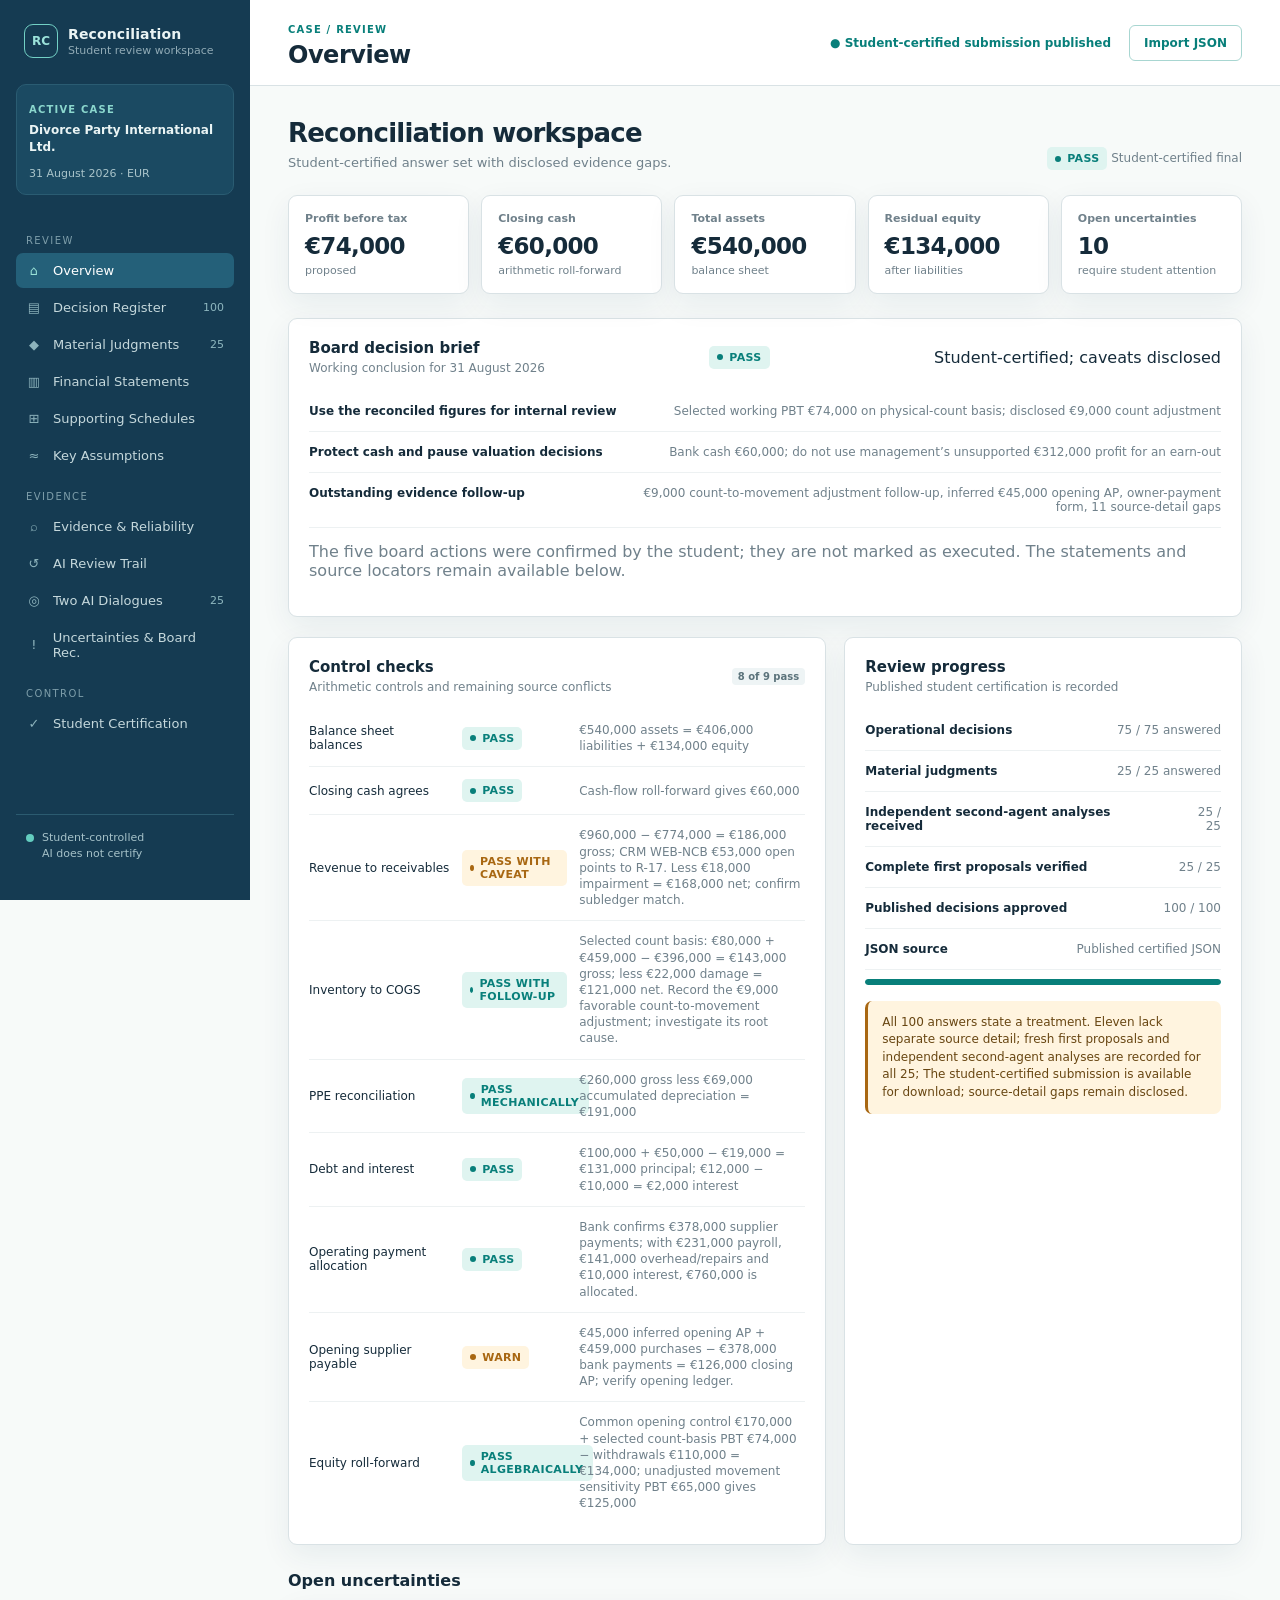
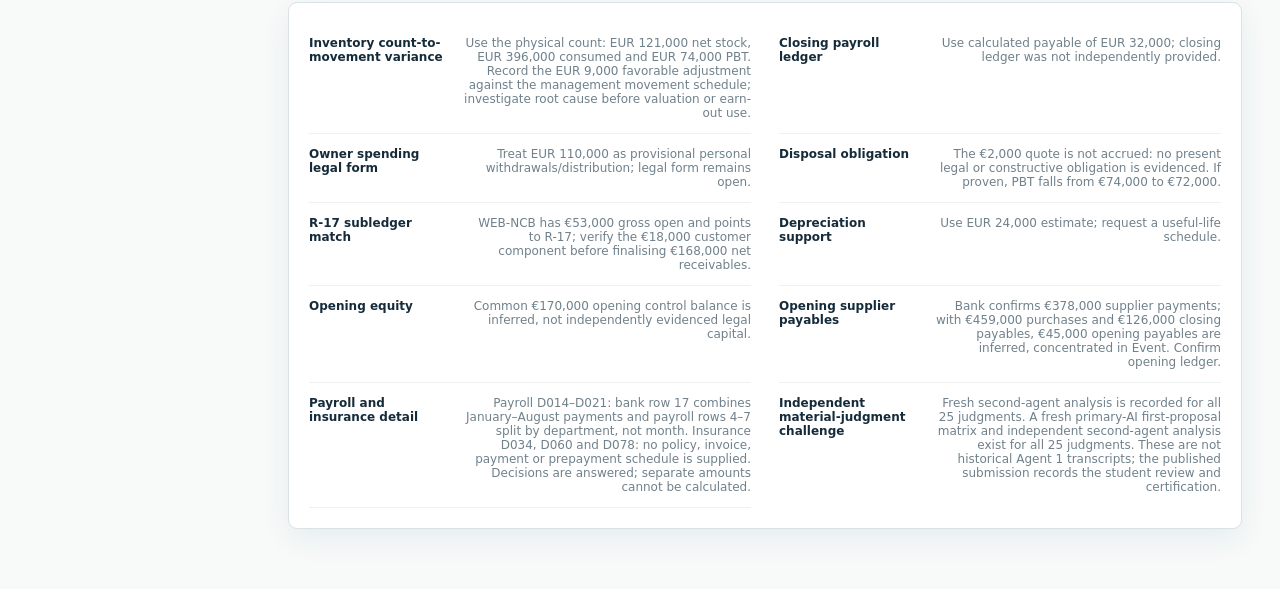
<file: index.html>
<!doctype html>
<html lang="en">
<head>
  <meta charset="UTF-8" />
  <meta name="viewport" content="width=device-width, initial-scale=1.0" />
  <title>Reconciliation Review | Student workspace</title>
  <meta name="description" content="Student-controlled financial crime scene reconciliation review workspace." />
  <link rel="stylesheet" href="styles.css" />
</head>
<body>
  <div class="app-shell">
    <aside class="sidebar">
      <div class="brand"><div class="brand-mark">RC</div><div><strong>Reconciliation</strong><span>Student review workspace</span></div></div>
      <div class="case-pill"><span class="eyebrow">ACTIVE CASE</span><strong>Divorce Party International Ltd.</strong><span>31 August 2026 · EUR</span></div>
      <nav id="nav" aria-label="Primary navigation">
        <div class="nav-section">Review</div>
        <button class="nav-item active" data-page="overview"><span>⌂</span>Overview</button>
        <button class="nav-item" data-page="decisions"><span>▤</span>Decision Register <em>100</em></button>
        <button class="nav-item" data-page="judgments"><span>◆</span>Material Judgments <em>25</em></button>
        <button class="nav-item" data-page="statements"><span>▥</span>Financial Statements</button>
        <button class="nav-item" data-page="schedules"><span>⊞</span>Supporting Schedules</button>
        <button class="nav-item" data-page="assumptions"><span>≈</span>Key Assumptions</button>
        <div class="nav-section">Evidence</div>
        <button class="nav-item" data-page="evidence"><span>⌕</span>Evidence & Reliability</button>
        <button class="nav-item" data-page="trail"><span>↺</span>AI Review Trail</button>
        <button class="nav-item" data-page="dialogues"><span>◎</span>Two AI Dialogues <em>25</em></button>
        <button class="nav-item" data-page="uncertainties"><span>!</span>Uncertainties & Board Rec.</button>
        <div class="nav-section">Control</div>
        <button class="nav-item" data-page="certification"><span>✓</span>Student Certification</button>
      </nav>
      <div class="sidebar-footer"><div class="security-dot"></div><span>Student-controlled<br/>AI does not certify</span></div>
    </aside>
    <main class="main-content">
      <header class="topbar"><div><span class="breadcrumb">CASE / REVIEW</span><h1 id="page-title">Overview</h1></div><div class="top-actions"><span id="source-status" class="save-state">● Workbook preview only</span><button class="button ghost" data-page="import">Import JSON</button></div></header>
      <div id="app" class="page-content"></div>
    </main>
  </div>
  <div id="toast" class="toast" role="status"></div>
  <input id="json-file" type="file" accept="application/json,.json" hidden />
  <script src="app.js"></script>
</body>
</html>
</file>
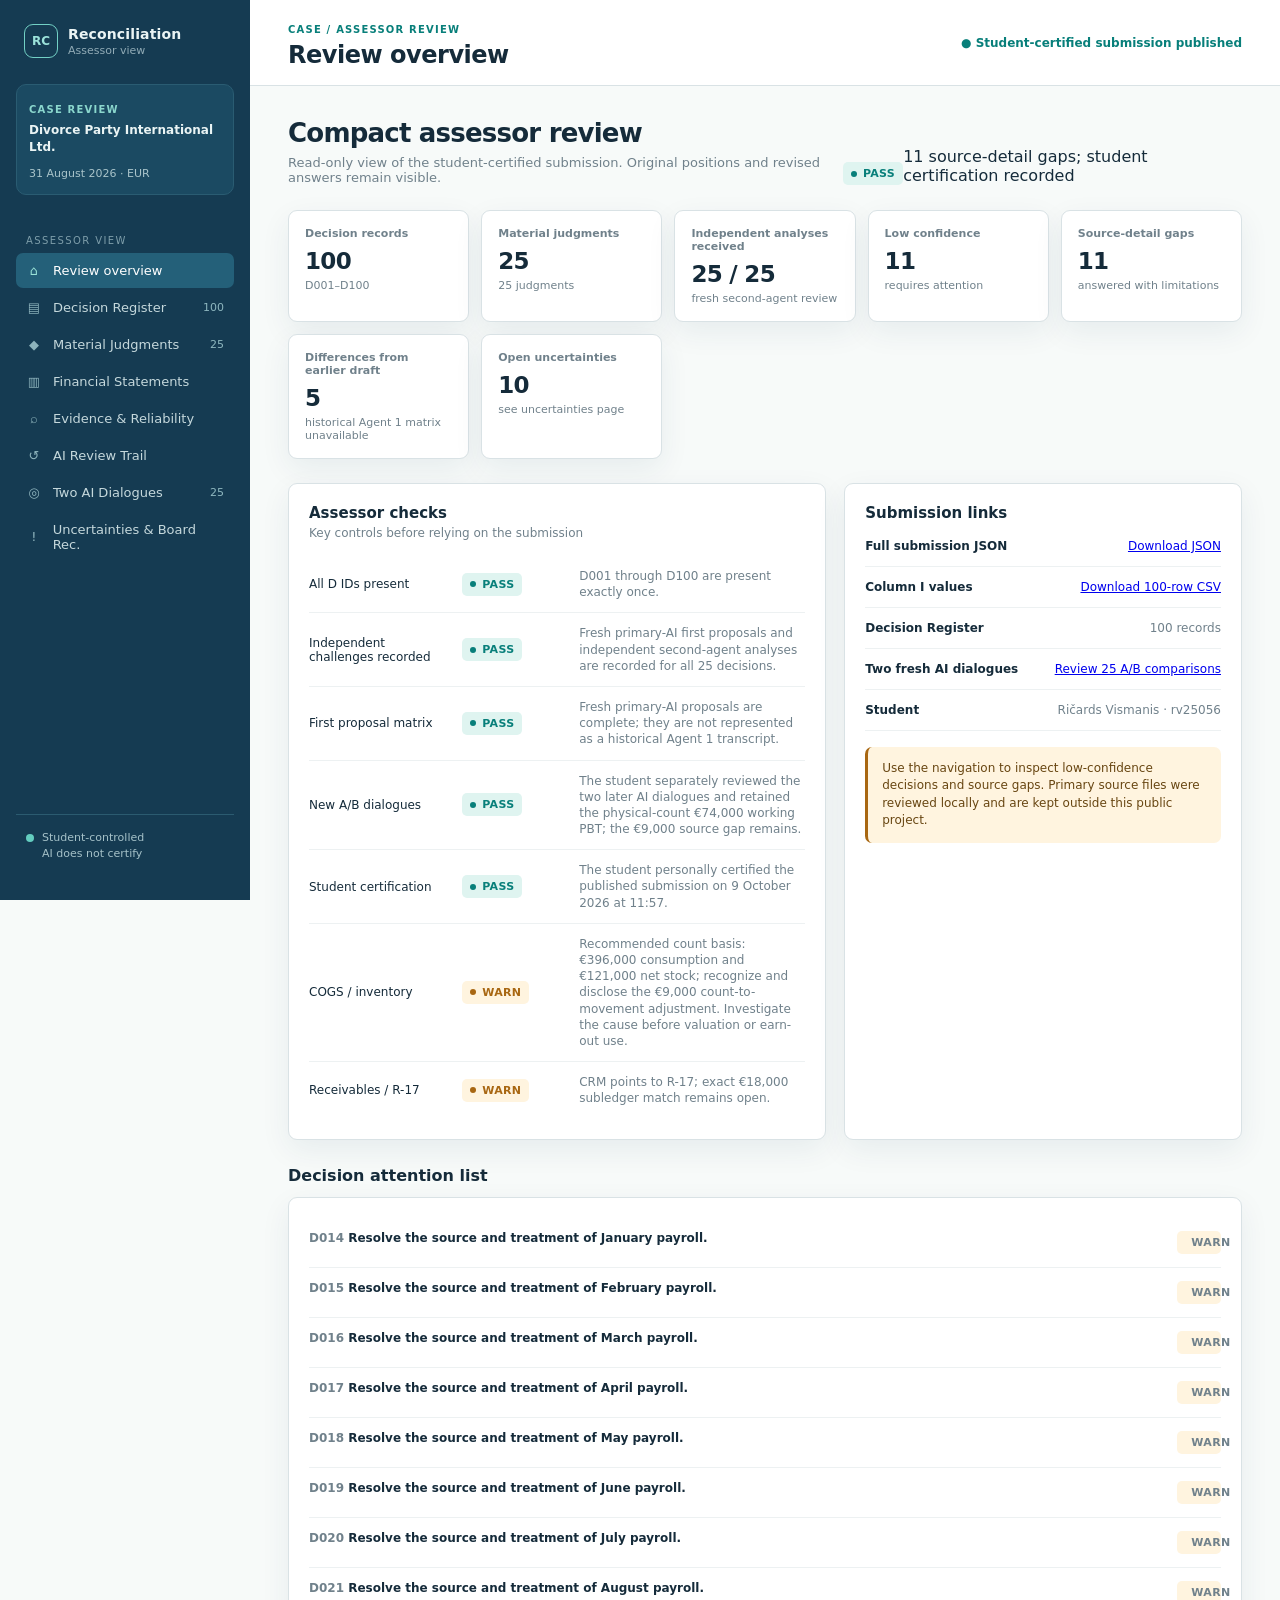
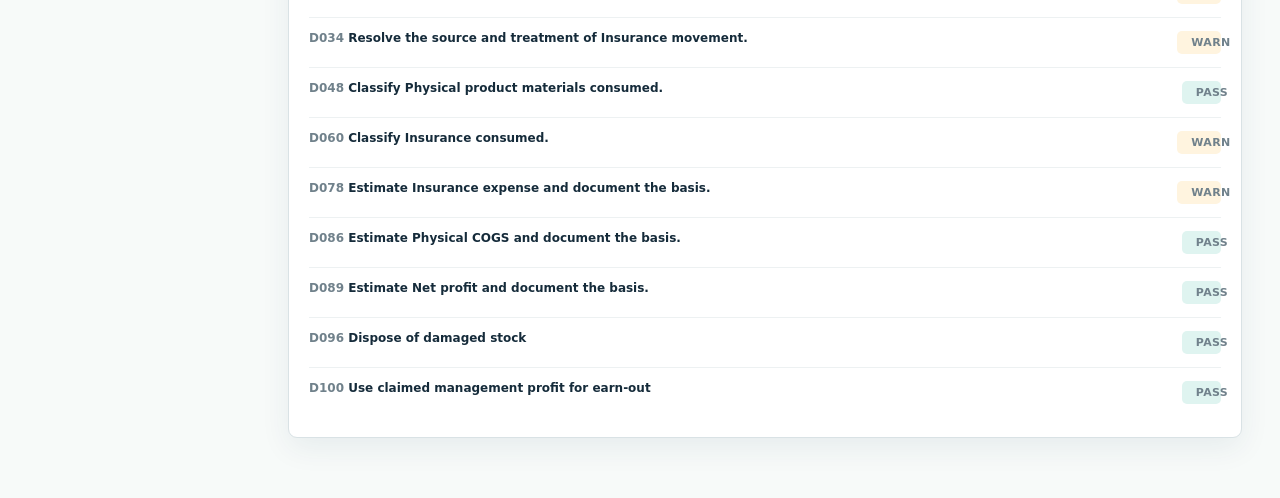
<file: review/index.html>
<!doctype html>
<html lang="en">
<head>
  <meta charset="UTF-8" />
  <meta name="viewport" content="width=device-width, initial-scale=1.0" />
  <title>Assessor Review | Reconciliation Review</title>
  <link rel="stylesheet" href="../styles.css" />
</head>
<body>
  <div class="app-shell">
    <aside class="sidebar">
      <div class="brand"><div class="brand-mark">RC</div><div><strong>Reconciliation</strong><span>Assessor view</span></div></div>
      <div class="case-pill"><span class="eyebrow">CASE REVIEW</span><strong>Divorce Party International Ltd.</strong><span>31 August 2026 · EUR</span></div>
      <nav id="nav" aria-label="Primary navigation">
        <div class="nav-section">Assessor view</div>
        <button class="nav-item active" data-page="overview"><span>⌂</span>Review overview</button>
        <button class="nav-item" data-page="decisions"><span>▤</span>Decision Register <em>100</em></button>
        <button class="nav-item" data-page="judgments"><span>◆</span>Material Judgments <em>25</em></button>
        <button class="nav-item" data-page="statements"><span>▥</span>Financial Statements</button>
        <button class="nav-item" data-page="evidence"><span>⌕</span>Evidence & Reliability</button>
        <button class="nav-item" data-page="trail"><span>↺</span>AI Review Trail</button>
        <button class="nav-item" data-page="dialogues"><span>◎</span>Two AI Dialogues <em>25</em></button>
        <button class="nav-item" data-page="uncertainties"><span>!</span>Uncertainties & Board Rec.</button>
      </nav>
      <div class="sidebar-footer"><div class="security-dot"></div><span>Student-controlled<br/>AI does not certify</span></div>
    </aside>
    <main class="main-content">
      <header class="topbar"><div><span class="breadcrumb">CASE / ASSESSOR REVIEW</span><h1 id="page-title">Review overview</h1></div><div class="top-actions"><span id="source-status" class="save-state">● Submission data</span></div></header>
      <div id="app" class="page-content"></div>
    </main>
  </div>
  <div id="toast" class="toast" role="status"></div>
  <input id="json-file" type="file" accept="application/json,.json" hidden />
  <script>window.REVIEW_MODE=true;</script>
  <script src="../app.js"></script>
</body>
</html>
</file>
<file: styles.css>
:root{--ink:#152b3a;--muted:#70818b;--line:#d9e2e5;--paper:#f7faf9;--card:#fff;--teal:#087f7a;--teal-2:#dff4f0;--amber:#a86712;--amber-bg:#fff4df;--red:#b2433e;--red-bg:#fce9e7;--navy:#153b52;--shadow:0 10px 30px rgba(21,59,82,.07);font-family:Inter,ui-sans-serif,system-ui,-apple-system,"Segoe UI",sans-serif;color:var(--ink);background:var(--paper)}*{box-sizing:border-box}body{margin:0;background:var(--paper)}button,input,select{font:inherit}.app-shell{display:flex;min-height:100vh}.sidebar{width:250px;background:var(--navy);color:#eaf4f4;display:flex;flex-direction:column;padding:24px 16px;position:fixed;inset:0 auto 0 0}.brand{display:flex;gap:10px;align-items:center;margin:0 8px 26px}.brand-mark{width:34px;height:34px;border:1px solid #72d0c5;border-radius:9px;display:grid;place-items:center;color:#9be2da;font-weight:800;font-size:12px}.brand strong{display:block;font-size:14px;letter-spacing:.01em}.brand span{display:block;color:#91abb6;font-size:11px;margin-top:2px}.case-pill{background:#1b4a62;border:1px solid #2a5c72;border-radius:10px;padding:13px 12px;margin-bottom:22px}.case-pill strong{display:block;font-size:12px;line-height:1.45;margin:5px 0}.case-pill span:last-child{color:#a9c4ca;font-size:11px}.eyebrow,.breadcrumb{font-size:10px;letter-spacing:.12em;font-weight:800;color:var(--muted)}.case-pill .eyebrow{color:#8bd7cd}.nav-section{font-size:10px;text-transform:uppercase;letter-spacing:.14em;color:#7e9eaa;margin:18px 10px 7px}.nav-item{width:100%;border:0;background:transparent;color:#c5d8dc;text-align:left;display:flex;align-items:center;gap:11px;padding:10px 10px;border-radius:7px;cursor:pointer;font-size:13px;margin:2px 0}.nav-item span{color:#8db3bc;width:16px;text-align:center}.nav-item em{font-style:normal;margin-left:auto;color:#8eb7bf;font-size:11px}.nav-item:hover,.nav-item.active{background:#246079;color:#fff}.nav-item.active span{color:#9ae2d7}.sidebar-footer{margin-top:auto;border-top:1px solid #2b5b70;padding:15px 10px;display:flex;gap:8px;align-items:flex-start;color:#a5c1c8;font-size:11px;line-height:1.4}.security-dot{width:8px;height:8px;background:#63cdbf;border-radius:50%;margin-top:4px}.main-content{margin-left:250px;width:calc(100% - 250px);min-height:100vh}.topbar{height:86px;background:#fff;border-bottom:1px solid var(--line);display:flex;align-items:center;justify-content:space-between;padding:0 38px}.topbar h1{font-size:24px;line-height:1;margin:6px 0 0;letter-spacing:-.02em}.breadcrumb{color:var(--teal)}.top-actions{display:flex;align-items:center;gap:18px}.save-state{font-size:12px;color:var(--teal);font-weight:700}.button{border:0;border-radius:6px;padding:10px 14px;background:var(--teal);color:#fff;font-weight:700;font-size:12px;cursor:pointer}.button:hover{filter:brightness(.95)}.button.ghost{background:#fff;color:var(--teal);border:1px solid #a8d6d1}.button:disabled{opacity:.45;cursor:not-allowed}.page-content{padding:32px 38px 60px;max-width:1520px}.hero{display:flex;justify-content:space-between;align-items:flex-end;margin-bottom:25px}.hero h2{margin:0;font-size:26px;letter-spacing:-.03em}.hero p{margin:7px 0 0;color:var(--muted);font-size:13px}.hero-aside{font-size:12px;color:var(--muted)}.status{display:inline-flex;align-items:center;gap:6px;padding:5px 8px;border-radius:5px;font-size:11px;font-weight:800;letter-spacing:.03em;text-transform:uppercase}.status:before{content:"";width:6px;height:6px;border-radius:50%;background:currentColor}.pass{color:var(--teal);background:var(--teal-2)}.warn{color:var(--amber);background:var(--amber-bg)}.unresolved{color:var(--red);background:var(--red-bg)}.neutral{color:#667681;background:#edf2f4}.metrics{display:grid;grid-template-columns:repeat(5,1fr);gap:12px;margin-bottom:24px}.metric,.card{background:var(--card);border:1px solid var(--line);border-radius:9px;box-shadow:var(--shadow)}.metric{padding:16px}.metric-label{font-size:11px;color:var(--muted);font-weight:700}.metric-value{font-size:23px;font-weight:750;margin-top:8px;letter-spacing:-.03em}.metric-note{font-size:11px;color:var(--muted);margin-top:5px}.grid-2{display:grid;grid-template-columns:1.15fr .85fr;gap:18px}.card{padding:20px}.card h3{font-size:15px;margin:0 0 4px}.card-head{display:flex;justify-content:space-between;align-items:center;margin-bottom:16px}.card-sub{font-size:12px;color:var(--muted);margin:0}.check-row{display:grid;grid-template-columns:1fr 105px 1.6fr;gap:12px;align-items:center;padding:12px 0;border-bottom:1px solid #edf1f2;font-size:12px}.check-row:last-child{border-bottom:0}.check-row .comment{color:var(--muted);line-height:1.35}.list-row{display:flex;justify-content:space-between;gap:20px;padding:13px 0;border-bottom:1px solid #edf1f2;font-size:12px}.list-row:last-child{border-bottom:0}.list-row strong{font-size:12px}.list-row span{color:var(--muted);text-align:right;max-width:65%}.notice{padding:13px 14px;border-radius:7px;border-left:3px solid var(--amber);background:var(--amber-bg);color:#684612;font-size:12px;line-height:1.45}.section-title{font-size:16px;margin:26px 0 12px}.table-card{overflow:hidden;padding:0}.table-wrap{overflow:auto}.data-table{width:100%;border-collapse:collapse;min-width:1000px}.data-table th{font-size:10px;text-transform:uppercase;letter-spacing:.07em;color:#71838b;background:#f3f7f7;text-align:left;padding:12px 13px;border-bottom:1px solid var(--line);white-space:nowrap}.data-table td{padding:12px 13px;border-bottom:1px solid #e9eff0;font-size:12px;vertical-align:top;line-height:1.4}.data-table tr:last-child td{border-bottom:0}.data-table tr:hover td{background:#fbfdfd}.id{font-weight:800;color:var(--teal);white-space:nowrap}.muted{color:var(--muted)}.filters{display:flex;flex-wrap:wrap;gap:9px;margin:0 0 14px}.filters select,.filters input{border:1px solid var(--line);background:#fff;border-radius:6px;padding:9px 10px;font-size:12px;color:var(--ink)}.filters input{min-width:230px}.toolbar{display:flex;justify-content:space-between;align-items:center;margin-bottom:14px}.count{font-size:12px;color:var(--muted)}.accordion{border-top:1px solid var(--line)}.accordion summary{cursor:pointer;padding:15px 0;font-size:13px;font-weight:750;list-style:none;display:flex;justify-content:space-between}.accordion summary::-webkit-details-marker{display:none}.accordion summary:after{content:"+";font-size:16px;color:var(--muted)}details[open] summary:after{content:"−"}.accordion-body{padding:0 0 16px;color:#536872;font-size:12px;line-height:1.55}.two-col-list{display:grid;grid-template-columns:1fr 1fr;gap:0 28px}.statement-grid{display:grid;grid-template-columns:repeat(3,1fr);gap:18px}.statement-table{width:100%;border-collapse:collapse;font-size:12px}.statement-table td{padding:8px 0;border-bottom:1px solid #edf1f2}.statement-table td:last-child{text-align:right;font-variant-numeric:tabular-nums}.statement-table tr.total td{font-weight:800;border-top:1px solid var(--ink);border-bottom:0;padding-top:11px}.statement-table tr.emphasis td{font-weight:800;color:var(--teal)}.import-panel{max-width:900px}.dropzone{border:1px dashed #82bcb7;background:#f1fbf9;border-radius:9px;padding:34px;text-align:center;color:var(--muted);cursor:pointer}.dropzone strong{display:block;color:var(--ink);font-size:15px;margin-bottom:6px}.validation{margin-top:18px}.validation-item{display:flex;gap:10px;padding:11px 0;border-bottom:1px solid #edf1f2;font-size:12px}.validation-item .status{flex:none}.cert-box{border:1px solid #b6deda;background:#f1fbf9;border-radius:9px;padding:22px;max-width:850px}.cert-box h3{margin:0 0 8px}.cert-box p{font-size:13px;line-height:1.5;color:#4f6972}.cert-check{display:flex;gap:10px;align-items:flex-start;margin:18px 0;font-size:12px;line-height:1.4}.cert-check input{margin-top:2px;accent-color:var(--teal)}.empty{padding:28px;text-align:center;color:var(--muted);font-size:13px}.tag{display:inline-block;padding:3px 6px;background:#eef4f5;color:#5b737b;border-radius:4px;font-size:10px;font-weight:700}.mini-bar{height:6px;background:#e7efef;border-radius:10px;overflow:hidden;margin-top:9px}.mini-bar span{display:block;height:100%;background:var(--teal);border-radius:10px}.toast{position:fixed;right:25px;bottom:25px;background:var(--navy);color:#fff;border-radius:7px;padding:12px 15px;font-size:12px;opacity:0;transform:translateY(10px);transition:.2s;pointer-events:none}.toast.show{opacity:1;transform:translateY(0)}@media(max-width:980px){.sidebar{width:205px}.main-content{margin-left:205px;width:calc(100% - 205px)}.metrics{grid-template-columns:repeat(3,1fr)}.statement-grid,.grid-2{grid-template-columns:1fr}.topbar{padding:0 22px}.page-content{padding:25px 22px 50px}}@media(max-width:700px){.sidebar{position:static;width:100%;height:auto}.app-shell{display:block}.sidebar nav,.sidebar-footer{display:none}.case-pill{margin-bottom:0}.main-content{margin:0;width:100%}.topbar{height:78px;padding:0 16px}.top-actions .save-state{display:none}.page-content{padding:22px 16px 45px}.metrics{grid-template-columns:repeat(2,1fr)}.hero{display:block}.hero-aside{margin-top:12px}.two-col-list{grid-template-columns:1fr}}

.source-map .data-table{min-width:850px}.source-map .data-table td{overflow-wrap:anywhere}
@media(max-width:700px){.sidebar nav{display:flex;gap:4px;overflow-x:auto;scrollbar-width:thin;margin-top:12px}.sidebar .nav-section{display:none}.sidebar .nav-item{flex:0 0 auto;width:auto;white-space:nowrap;margin:0;padding:9px 10px}.sidebar .nav-item em{margin-left:6px}}

.mobile-hint{display:none}@media(max-width:700px){.mobile-hint{display:block;margin-top:8px}.source-map .data-table{min-width:0}.source-map .data-table thead{display:none}.source-map .data-table tr{display:block;border-bottom:1px solid var(--line)}.source-map .data-table td{display:block;border:0;padding:5px 12px}.source-map .data-table td:first-child{font-weight:750;padding-top:12px}.source-map .data-table td:last-child{padding-bottom:12px}.source-map .data-table td:nth-child(2):before{content:"Source: ";font-weight:750}.source-map .data-table td:nth-child(3):before{content:"Locator: ";font-weight:750}.source-map .data-table td:nth-child(4):before{content:"Limit: ";font-weight:750}}

.dialogue-meta .list-row span { overflow-wrap: anywhere; text-align: right; }
</file>
